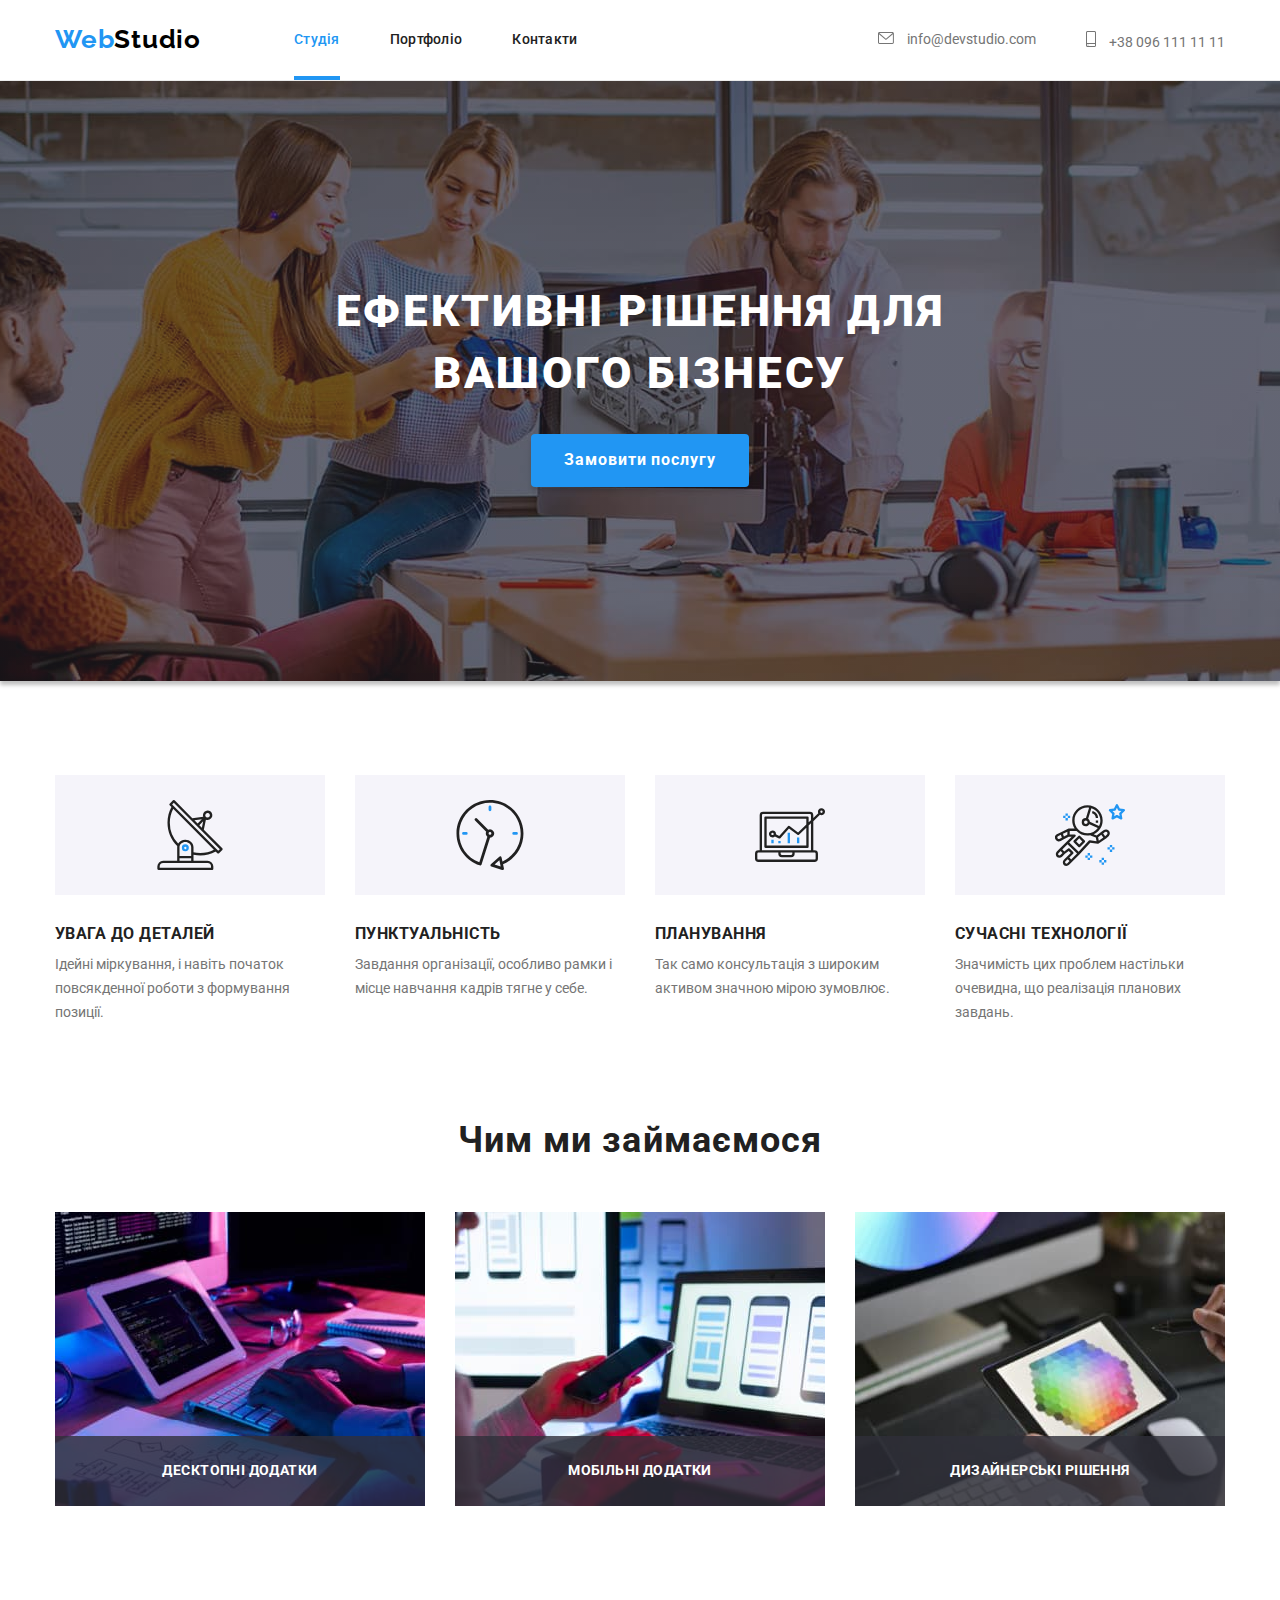
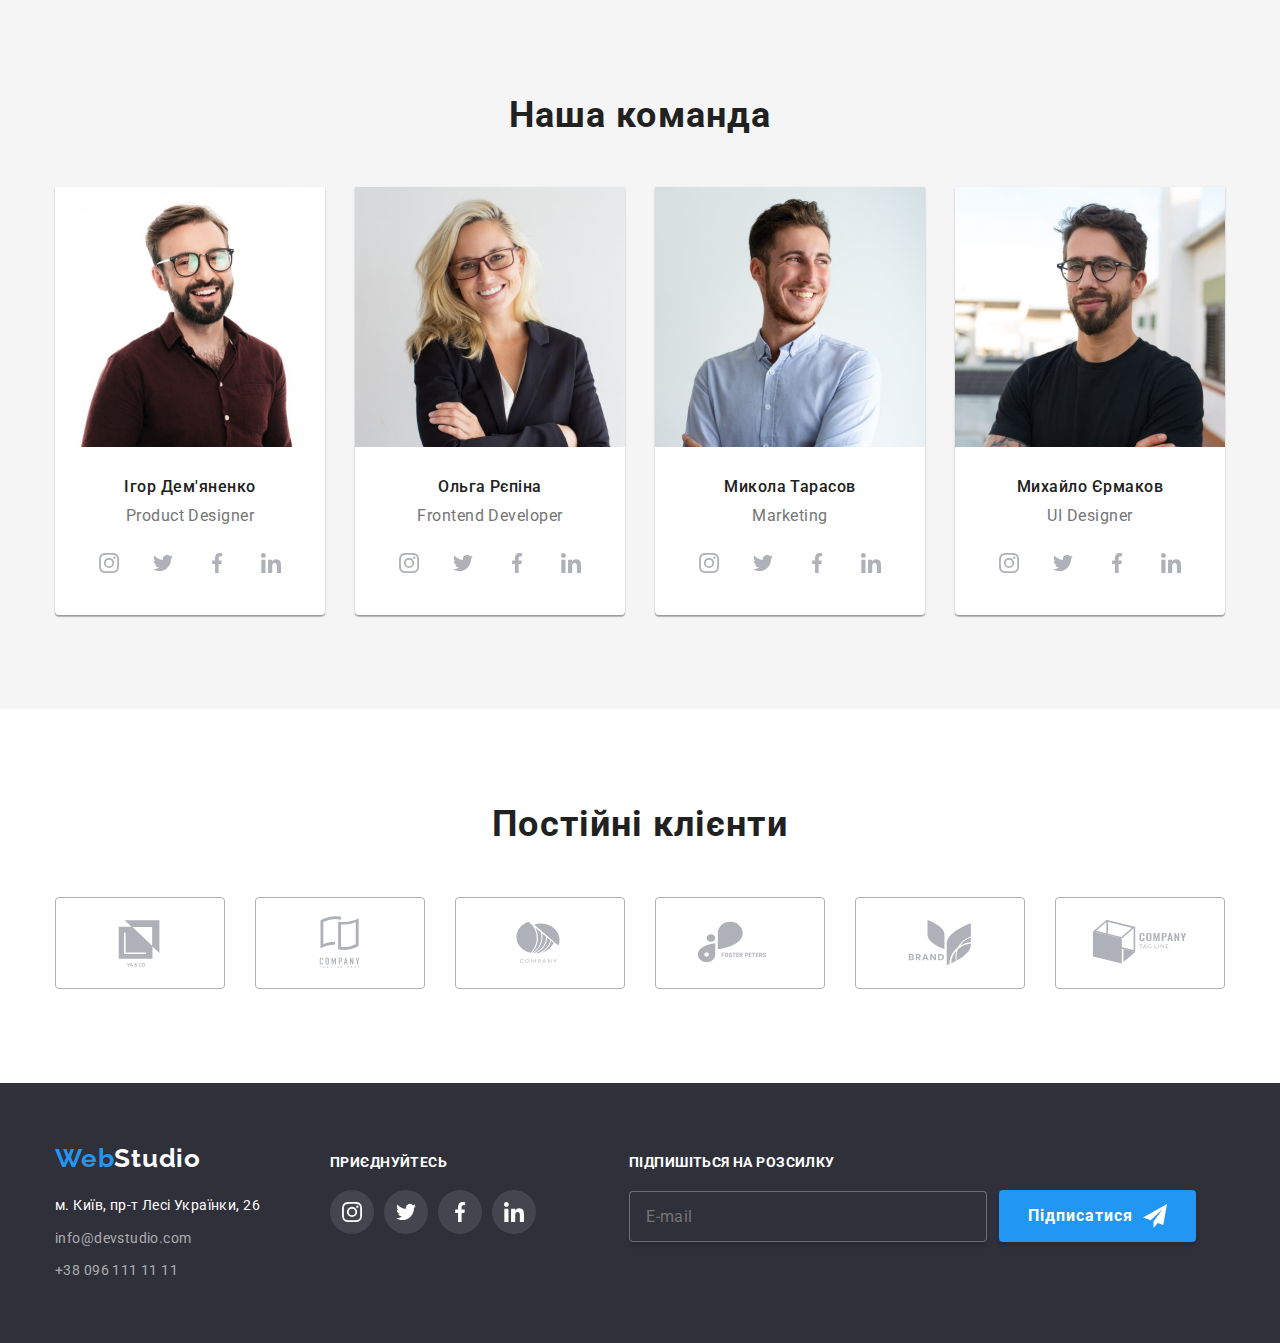
<file: index.html>
<!DOCTYPE html>
<html lang="uk">

<head>
  <meta charset="UTF-8" />
  <meta http-equiv="X-UA-Compatible" content="IE=edge" />
  <meta name="viewport" content="width=device-width, initial-scale=1.0" />
  <title>Document</title>
  <link rel="preconnect" href="https://fonts.googleapis.com" />
  <link rel="preconnect" href="https://fonts.gstatic.com" crossorigin />
  <link href="https://fonts.googleapis.com/css2?family=Raleway:wght@700&family=Roboto:wght@400;500;700;900&display=swap"
    rel="stylesheet" />
  <link rel="stylesheet"
    href="https://cdnjs.cloudflare.com/ajax/libs/modern-normalize/1.1.0/modern-normalize.min.css" />
  <link rel="stylesheet" href="./css/main.min.css" />
</head>

<body>
  <header class="header">
    <div class="container header__container">
      <nav class="nav-menu">
        <a class="nav-menu__logo" href="./index.html"><span class="nav-menu__logo--accent">Web</span>Studio</a>
        <ul class="nav-menu__list">
          <li class="nav-menu__item">
            <a class="nav-menu__link nav-menu__link--current" href="">Студія</a>
          </li>
          <li class="nav-menu__item">
            <a class="nav-menu__link" href="./portfolio.html">Портфоліо</a>
          </li>
          <li class="nav-menu__item">
            <a class="nav-menu__link" href="">Контакти</a>
          </li>
        </ul>
      </nav>
  <ul class="header__contacts">
    <li class="contacts__item">
      <a href="mailto:info@devstudio.com" class="contacts__link">
        <svg class="contacts__icon" width="16" height="12">
          <use href="./images/icons.svg#icon-envelope"></use>
        </svg>
        info@devstudio.com
      </a>
    </li>
    <li class="contacts__item">
      <a href="tel:+380961111111" class="contacts__link">
        <svg class="contacts__icon" width="10" height="16">
          <use href="./images/icons.svg#icon-smartphone"></use>
        </svg>
        +38 096 111 11 11
      </a>
    </li>
  </ul>
  </div>
  </header>
  <main>
    <section class="hero overlay">
      <div class="container">
        <h1 class="hero__title">
          Ефективні рішення для
          вашого бізнесу
        </h1>
        <button class="hero__button" type="button" data-modal-open>Замовити послугу</button>
      </div>
    </section>
    <section class="section features">
      <div class="container">
        <h2 class="visually-hidden">Особливості роботи</h2>
        <ul class="features__list">
          <li class="features__item">
            <div class="features__container">
              <svg class="features__icon" width="70px" height="70px">
                <use href="./images/icons.svg#icon-antenna"></use>
              </svg>
            </div>
            <h3 class="features__title">УВАГА ДО ДЕТАЛЕЙ</h3>
            <p class="features__text">
              Ідейні міркування, і навіть початок повсякденної роботи з формування позиції.
            </p>
          </li>
          <li class="features__item">
            <div class="features__container">
              <svg class="features__icon" width="70px" height="70px">
                <use href="./images/icons.svg#icon-clock"></use>
              </svg>
            </div>
            <h3 class="features__title">ПУНКТУАЛЬНІСТЬ</h3>
            <p class="features__text">
              Завдання організації, особливо рамки і місце навчання кадрів тягне у себе.
            </p>
          </li>
          <li class="features__item">
            <div class="features__container">
              <svg class="features__icon" width="70px" height="70px">
                <use href="./images/icons.svg#icon-diagram"></use>
              </svg>
            </div>
            <h3 class="features__title">ПЛАНУВАННЯ</h3>
            <p class="features__text">
              Так само консультація з широким активом значною мірою зумовлює.
            </p>
          </li>
          <li class="features__item">
            <div class="features__container">
              <svg class="features__icon" width="70px" height="70px">
                <use href="./images/icons.svg#icon-astronaut"></use>
              </svg>
            </div>
            <h3 class="features__title">СУЧАСНІ ТЕХНОЛОГІЇ</h3>
            <p class="features__text">
              Значимість цих проблем настільки очевидна, що реалізація планових завдань.
            </p>
          </li>
        </ul>
      </div>
    </section>
    <section class="section work">
      <div class="container">
        <h2 class="work__title">Чим ми займаємося</h2>
        <ul class="work__list">
          <li class="work__item">
            <img class="work__img" src="./images/box1.jpg" alt="Друкує на клавіатурі"
              width="370" />
            <div class="work__content">
              <p class="work__text">Десктопні додатки</p>
            </div>
          </li>
          <li class="work__item">
            <img class="work__img" src="./images/box2.jpg"
              alt="Тримає в руках телефон" width="370" />
            <div class="work__content">
              <p class="work__text">Мобільні додатки</p>
            </div>
          </li>
          <li class="work__item">
            <img class="work__img" src="./images/box3.jpg" alt="Тримає в руках планшет"
              width="370" />
            <div class="work__content">
              <p class="work__text">Дизайнерські рішення</p>
            </div>
          </li>
        </ul>
      </div>
    </section>
    <section class="section team">
      <div class="container">
        <h2 class="team__title">Наша команда</h2>
        <ul class="team__list list">
          <li class="team__item">
            <img class="team__img" src="./images/photo1.jpg" alt="Ігор Дем'яненко" width="270" />
            <div class="team-info">
              <h3 class="team-info__name">Ігор Дем'яненко</h3>
              <p class="team-info__specialization">Product Designer</p>
              <ul class="team-info__list">
                <li class="team-info__item">
                  <a class="team-info__link" href="">
                    <svg class="team-info__icon" width="20px" height="20px">
                      <use href="./images/icons.svg#icon-instagram"></use>
                    </svg>
                  </a>
                </li>
                <li class="team-info__item">
                  <a class="team-info__link" href="">
                    <svg class="team-info__icon" width="20px" height="20px">
                      <use href="./images/icons.svg#icon-twitter"></use>
                    </svg>
                  </a>
                </li>
                <li class="team-info__item">
                  <a class="team-info__link" href="">
                    <svg class="team-info__icon" width="20px" height="20px">
                      <use href="./images/icons.svg#icon-facebook"></use>
                    </svg>
                  </a>
                </li>
                <li class="team-info__item">
                  <a class="team-info__link" href="">
                    <svg class="team-info__icon" width="20px" height="20px">
                      <use href="./images/icons.svg#icon-linkedin"></use>
                    </svg>
                  </a>
                </li>
              </ul>
            </div>
          </li>
          <li class="team__item">
            <img class="team__img" src="./images/photo2.jpg" alt="Ольга Рєпіна" width="270" />
            <div class="team-info">
              <h3 class="team-info__name">Ольга Рєпіна</h3>
              <p class="team-info__specialization">Frontend Developer</p>
              <ul class="team-info__list">
                <li class="team-info__item">
                  <a class="team-info__link" href="">
                    <svg class="team-info__icon" width="20px" height="20px">
                      <use href="./images/icons.svg#icon-instagram"></use>
                    </svg>
                  </a>
                </li>
                <li class="team-info__item">
                  <a class="team-info__link" href="">
                    <svg class="team-info__icon" width="20px" height="20px">
                      <use href="./images/icons.svg#icon-twitter"></use>
                    </svg>
                  </a>
                </li>
                <li class="team-info__item">
                  <a class="team-info__link" href="">
                    <svg class="team-info__icon" width="20px" height="20px">
                      <use href="./images/icons.svg#icon-facebook"></use>
                    </svg>
                  </a>
                </li>
                <li class="team-info__item">
                  <a class="team-info__link" href="">
                    <svg class="team-info__icon" width="20px" height="20px">
                      <use href="./images/icons.svg#icon-linkedin"></use>
                    </svg>
                  </a>
                </li>
              </ul>
            </div>
          </li>
          <li class="team__item">
            <img class="team__img" src="./images/photo3.jpg" alt="Микола Тарасов" width="270" />
            <div class="team-info">
              <h3 class="team-info__name">Микола Тарасов</h3>
              <p class="team-info__specialization">Marketing</p>
              <ul class="team-info__list">
                <li class="team-info__item">
                  <a class="team-info__link" href="">
                    <svg class="team-info__icon" width="20px" height="20px">
                      <use href="./images/icons.svg#icon-instagram"></use>
                    </svg>
                  </a>
                </li>
                <li class="team-info__item">
                  <a class="team-info__link" href="">
                    <svg class="team-info__icon" width="20px" height="20px">
                      <use href="./images/icons.svg#icon-twitter"></use>
                    </svg>
                  </a>
                </li>
                <li class="team-info__item">
                  <a class="team-info__link" href="">
                    <svg class="team-info__icon" width="20px" height="20px">
                      <use href="./images/icons.svg#icon-facebook"></use>
                    </svg>
                  </a>
                </li>
                <li class="team-info__item">
                  <a class="team-info__link" href="">
                    <svg class="team-info__icon" width="20px" height="20px">
                      <use href="./images/icons.svg#icon-linkedin"></use>
                    </svg>
                  </a>
                </li>
              </ul>
            </div>
          </li>
          <li class="team__item">
            <img class="team__img" src="./images/photo4.jpg" alt="Михайло Єрмаков" width="270" />
            <div class="team-info">
              <h3 class="team-info__name">Михайло Єрмаков</h3>
              <p class="team-info__specialization">UI Designer</p>
              <ul class="team-info__list">
                <li class="team-info__item">
                  <a class="team-info__link" href="">
                    <svg class="team-info__icon" width="20px" height="20px">
                      <use href="./images/icons.svg#icon-instagram"></use>
                    </svg>
                  </a>
                </li>
                <li class="team-info__item">
                  <a class="team-info__link" href="">
                    <svg class="team-info__icon" width="20px" height="20px">
                      <use href="./images/icons.svg#icon-twitter"></use>
                    </svg>
                  </a>
                </li>
                <li class="team-info__item">
                  <a class="team-info__link" href="">
                    <svg class="team-info__icon" width="20px" height="20px">
                      <use href="./images/icons.svg#icon-facebook"></use>
                    </svg>
                  </a>
                </li>
                <li class="team-info__item">
                  <a class="team-info__link" href="">
                    <svg class="team-info__icon" width="20px" height="20px">
                      <use href="./images/icons.svg#icon-linkedin"></use>
                    </svg>
                  </a>
                </li>
              </ul>
            </div>
          </li>
        </ul>
      </div>
    </section>
    <section class="section clients">
      <div class="container">
        <h2 class="clients__title">Постійні клієнти</h2>
        <ul class="clients__list">
          <li class="clients__item">
            <a class="clients__link" href="">
              <svg class="clients__icon" width="106px" height="60px">
                <use href="./images/icons.svg#icon-client1"></use>
              </svg>
            </a>
          </li>
          <li class="clients__item">
            <a class="clients__link" href="">
              <svg class="clients__icon" width="106px" height="60px">
                <use href="./images/icons.svg#icon-client2"></use>
              </svg>
            </a>
          </li>
          <li class="clients__item">
            <a class="clients__link" href="">
              <svg class="clients__icon" width="106px" height="60px">
                <use href="./images/icons.svg#icon-client3"></use>
              </svg>
            </a>
          </li>
          <li class="clients__item">
            <a class="clients__link" href="">
              <svg class="clients__icon" width="106px" height="60px">
                <use href="./images/icons.svg#icon-client4"></use>
              </svg>
            </a>
          </li>
          <li class="clients__item">
            <a class="clients__link" href="">
              <svg class="clients__icon" width="106px" height="60px">
                <use href="./images/icons.svg#icon-client5"></use>
              </svg>
            </a>
          </li>
          <li class="clients__item">
            <a class="clients__link" href="">
              <svg class="clients__icon" width="106px" height="60px">
                <use href="./images/icons.svg#icon-client6"></use>
              </svg>
            </a>
          </li>
        </ul>
      </div>
    </section>
  </main>
  <footer class="page-footer">
    <div class="container footer">
      <div class="footer__contacts">
        <a class="footer__logo" href="./index.html">Web<span class="footer__logo--accent">Studio</span></a>
        <address>
          <ul class="address">
            <li class="address__item">
              <a class="address__link address__link--difference" href="https://goo.gl/maps/CPtrU1FHBa2aNyZL9"
                target="_blank" rel="noopener noreferrer">м. Київ, пр-т Лесі Українки, 26</a>
            </li>
            <li class="address__item">
              <a class="address__link" href="mailto:info@devstudio.com">info@devstudio.com</a>
            </li>
            <li class="address__item">
              <a class="address__link" href="tel:+380961111111">+38 096 111 11 11</a>
            </li>
          </ul>
        </address>
      </div>
      <div class="social">
        <p class="social__title">приєднуйтесь</p>
        <ul class="social__list">
          <li class="social__item">
            <a class="social__link" href="">
              <svg class="social__icon" width="20px" height="20px">
                <use href="./images/icons.svg#icon-instagram"></use>
              </svg>
            </a>
          </li>
          <li class="social__item">
            <a class="social__link" href="">
              <svg class="social__icon" width="20px" height="20px">
                <use href="./images/icons.svg#icon-twitter"></use>
              </svg>
            </a>
          </li>
          <li class="social__item">
            <a class="social__link" href="">
              <svg class="social__icon" width="20px" height="20px">
                <use href="./images/icons.svg#icon-facebook"></use>
              </svg>
            </a>
          </li>
          <li class="social__item">
            <a class="social__link" href="">
              <svg class="social__icon" width="20px" height="20px">
                <use href="./images/icons.svg#icon-linkedin"></use>
              </svg>
            </a>
          </li>
        </ul>
      </div>
      <div class="join">
        <p class="join__title">Підпишіться на розсилку</p>
        <form class="join__form">
          <label class="join__label">
            <input type="email" name="mail" class="join__input" placeholder="E-mail">
          </label>
          <div class="send-button">
            <button type="submit" class="send-button__button">Підписатися
              <svg class="send-button__icon" width="24" height="24">
                <use href="./images/icons.svg#icon-send"></use>
              </svg>
            </button>
          </div>
        </form>
      </div>
    </div>
  </footer>
  <div class="modal is-hidden" data-modal>
    <div class="form-modal">
      <button class="form-modal__button" type="buttom" data-modal-close>
        <svg class="form-modal__icon" width="18px" height="18px">
          <use href="./images/icons.svg#icon-close"></use>
        </svg>
      </button>
      <div class="data-form">
        <p class="data-form__title">Залиште свої дані, ми вам передзвонимо</p>
        <form class="data-form__form">
          <div class="data-form__field">
            <label for="name" class="data-form__label">Ім'я</label>
            <input type="text" class="data-form__input" name="name" id="name">
            <svg class="data-form__icon" width="18" height="18">
              <use href="./images/icons.svg#icon-person-form"></use>
            </svg>
          </div>
          <div class="data-form__field">
            <label for="phone" class="data-form__label">Телефон</label>
            <input type="tel" class="data-form__input" name="phone" id="phone">
            <svg class="data-form__icon" width="18" height="18">
              <use href="./images/icons.svg#icon-phone-form"></use>
            </svg>
          </div>
          <div class="data-form__field">
            <label for="mail" class="data-form__label">Пошта</label>
            <input type="email" class="data-form__input" name="mail" id="mail">
            <svg class="data-form__icon" width="18" height="18">
              <use href="./images/icons.svg#icon-email-form"></use>
            </svg>
          </div>
          <div class="data-form__field">
            <label for="feedback" class="data-form__label">Коментар</label>
            <textarea name="feedback" id="feedback" placeholder="Введіть текст" class="data-form__feedback"></textarea>
          </div>
          <div class="data-form__field">
            <label class="data-form__checkbox-label">
              <input type="checkbox" name="agree" class="data-form__checkbox">
              <span class="data-form__checkbox-text"></span>
              Погоджуюся з розсилкою та приймаю <a href="" class="data-form__link">Умови договору</a>
            </label>
          </div>
          <div class="data-form__button">
            <button type="submit" class="data-form__send-button">Відправити</button>
          </div>
        </form>
      </div>
    </div>
  </div>
  </div>
  </div>
  <script src="./js/modal.js"></script>
</body>
</html>
</file>
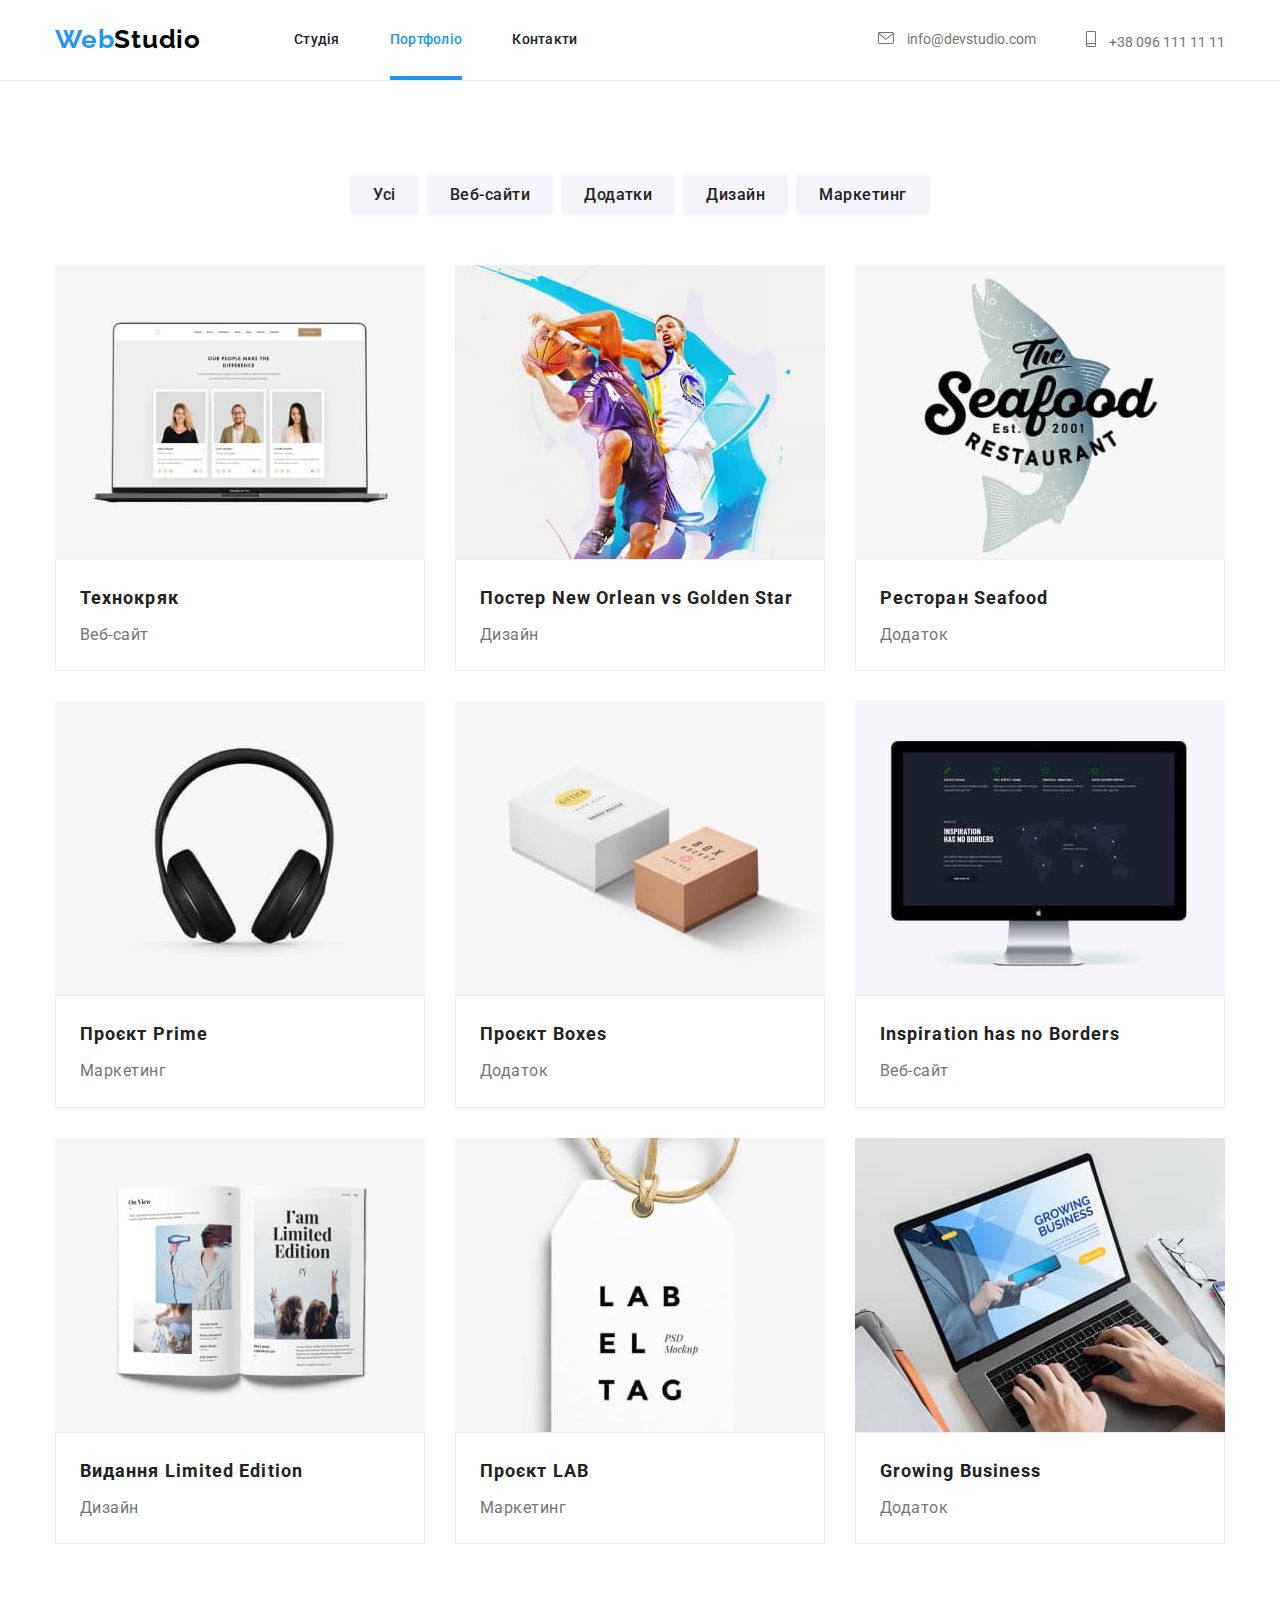
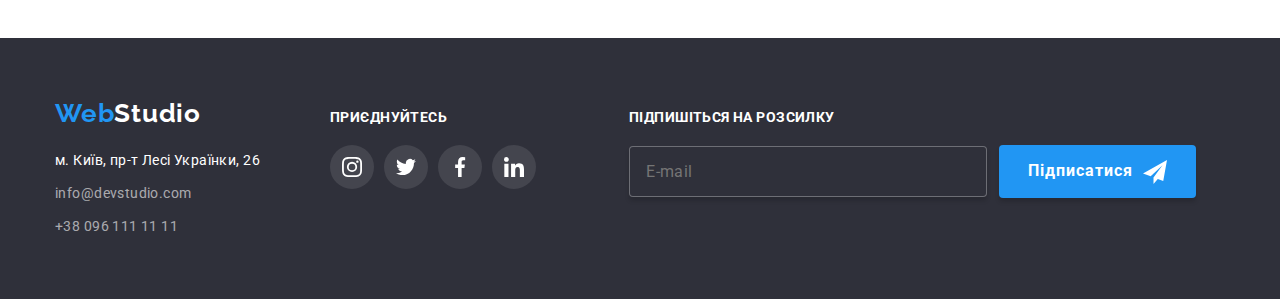
<file: portfolio.html>
<!DOCTYPE html>
<html lang="uk">

<head>
  <meta charset="UTF-8" />
  <meta http-equiv="X-UA-Compatible" content="IE=edge" />
  <meta name="viewport" content="width=device-width, initial-scale=1.0" />
  <title>Document</title>
  <link rel="preconnect" href="https://fonts.googleapis.com" />
  <link rel="preconnect" href="https://fonts.gstatic.com" crossorigin />
  <link href="https://fonts.googleapis.com/css2?family=Raleway:wght@700&family=Roboto:wght@400;500;700;900&display=swap"
    rel="stylesheet" />
  <link rel="stylesheet"
    href="https://cdnjs.cloudflare.com/ajax/libs/modern-normalize/1.1.0/modern-normalize.min.css" />
  <link rel="stylesheet" href="./css/main.min.css" />
</head>

<body>
  <header class="header">
    <div class="container header__container">
      <nav class="nav-menu">
        <a class="nav-menu__logo" href="./index.html"><span class="nav-menu__logo--accent">Web</span>Studio</a>
        <ul class="nav-menu__list">
          <li class="nav-menu__item">
            <a class="nav-menu__link" href="./index.html">Студія</a>
          </li>
          <li class="nav-menu__item">
            <a class="nav-menu__link nav-menu__link--current" href="">Портфоліо</a>
          </li>
          <li class="nav-menu__item">
            <a class="nav-menu__link" href="">Контакти</a>
          </li>
        </ul>
      </nav>
        <ul class="header__contacts">
          <li class="contacts__item">
            <a href="mailto:info@devstudio.com" class="contacts__link">
              <svg class="contacts__icon" width="16" height="12">
                <use href="./images/icons.svg#icon-envelope"></use>
              </svg>
              info@devstudio.com
            </a>
          </li>
          <li class="contacts__item">
            <a href="tel:+380961111111" class="contacts__link">
              <svg class="contacts__icon" width="10" height="16">
                <use href="./images/icons.svg#icon-smartphone"></use>
              </svg>
              +38 096 111 11 11
            </a>
          </li>
        </ul>
        </div>
        </header>
        <main>
    <section class="section">
      <div class="container">
        <h1 class="visually-hidden">Наші роботи</h1>
        <ul class="portfolio-list">
          <li class="portfolio-list__item"><button type="button" class="portfolio-list__button">Усі</button></li>
          <li class="portfolio-list__item"><button type="button" class="portfolio-list__button">Веб-сайти</button></li>
          <li class="portfolio-list__item"><button type="button" class="portfolio-list__button">Додатки</button></li>
          <li class="portfolio-list__item"><button type="button" class="portfolio-list__button">Дизайн</button></li>
          <li class="portfolio-list__item"><button type="button" class="portfolio-list__button">Маркетинг</button></li>
        </ul>
        <ul class="example-list">
          <li class="example-list__item">
            <a href="" class="example-list__link">
              <div class="card-container">
                <img class="card-container__img" src="./images/project-1.jpg" alt="Технокряк" width="370" />
                <div class="card-container__overlay">
                  <p class="card-container__text">
                    Ресурс пропонує комплексні пропозиції з різним рівнем функціоналу та сервісів.
                    Все це дозволить відвідувачу отримати вичерпні відомості про компанію чи
                    приватну особу.
                  </p>
                </div>
              </div>
              <div class="example-list__border">
                <h2 class="example-list__title">Технокряк</h2>
                <p class="example-list__text">Веб-сайт</p>
              </div>
            </a>
          </li>
          <li class="example-list__item">
            <a href="" class="example-list__link">
              <div class="card-container">
                <img class="card-container__img" src="./images/project-2.jpg" alt="Постер"
                  width="370" />
                <div class="card-container__overlay">
                  <p class="card-container__text">
                    Ресурс пропонує комплексні пропозиції з різним рівнем функціоналу та сервісів.
                    Все це дозволить відвідувачу отримати вичерпні відомості про компанію чи
                    приватну особу.
                  </p>
                </div>
              </div>
              <div class="example-list__border">
                <h2 class="example-list__title">Постер New Orlean vs Golden Star</h2>
                <p class="example-list__text">Дизайн</p>
              </div>
            </a>
          </li>
          <li class="example-list__item">
            <a href="" class="example-list__link">
              <div class="card-container">
                <img class="card-container__img" src="./images/project-3.jpg" alt="Ресторан" width="370" />
                <div class="card-container__overlay">
                  <p class="card-container__text">
                    Ресурс пропонує комплексні пропозиції з різним рівнем функціоналу та сервісів.
                    Все це дозволить відвідувачу отримати вичерпні відомості про компанію чи
                    приватну особу.
                  </p>
                </div>
              </div>
              <div class="example-list__border">
                <h2 class="example-list__title">Ресторан Seafood</h2>
                <p class="example-list__text">Додаток</p>
              </div>
            </a>
          </li>
          <li class="example-list__item">
            <a href="" class="example-list__link">
              <div class="card-container">
                <img class="card-container__img" src="./images/project-4.jpg" alt="Проєкт" width="370" />
                <div class="card-container__overlay">
                  <p class="card-container__text">
                    Ресурс пропонує комплексні пропозиції з різним рівнем функціоналу та сервісів.
                    Все це дозволить відвідувачу отримати вичерпні відомості про компанію чи
                    приватну особу.
                  </p>
                </div>
              </div>
              <div class="example-list__border">
                <h2 class="example-list__title">Проєкт Prime</h2>
                <p class="example-list__text">Маркетинг</p>
              </div>
            </a>
          </li>
          <li class="example-list__item">
            <a href="" class="example-list__link">
              <div class="card-container">
                <img class="card-container__img" src="./images/project-5.jpg" alt="Проєкт Boxes" width="370" />
                <div class="card-container__overlay">
                  <p class="card-container__text">
                    Ресурс пропонує комплексні пропозиції з різним рівнем функціоналу та сервісів.
                    Все це дозволить відвідувачу отримати вичерпні відомості про компанію чи
                    приватну особу.
                  </p>
                </div>
              </div>
              <div class="example-list__border">
                <h2 class="example-list__title">Проєкт Boxes</h2>
                <p class="example-list__text">Додаток</p>
              </div>
            </a>
          </li>
          <li class="example-list__item">
            <a href="" class="example-list__link">
              <div class="card-container">
                <img class="card-container__img" src="./images/project-6.jpg" alt="Inspiration has no Borders"
                  width="370" />
                <div class="card-container__overlay">
                  <p class="card-container__text">
                    Ресурс пропонує комплексні пропозиції з різним рівнем функціоналу та сервісів.
                    Все це дозволить відвідувачу отримати вичерпні відомості про компанію чи
                    приватну особу.
                  </p>
                </div>
              </div>
              <div class="example-list__border">
                <h2 class="example-list__title">Inspiration has no Borders</h2>
                <p class="example-list__text">Веб-сайт</p>
              </div>
            </a>
          </li>
          <li class="example-list__item">
            <a href="" class="example-list__link">
              <div class="card-container">
                <img class="card-container__img" src="./images/project-7.jpg" alt="Видання Limited Edition"
                  width="370" />
                <div class="card-container__overlay">
                  <p class="card-container__text">
                    Ресурс пропонує комплексні пропозиції з різним рівнем функціоналу та сервісів.
                    Все це дозволить відвідувачу отримати вичерпні відомості про компанію чи
                    приватну особу.
                  </p>
                </div>
              </div>
              <div class="example-list__border">
                <h2 class="example-list__title">Видання Limited Edition</h2>
                <p class="example-list__text">Дизайн</p>
              </div>
            </a>
          </li>
          <li class="example-list__item">
            <a href="" class="example-list__link">
              <div class="card-container">
                <img class="card-container__img" src="./images/project-8.jpg" alt="Проєкт LAB" width="370" />
                <div class="card-container__overlay">
                  <p class="card-container__text">
                    Ресурс пропонує комплексні пропозиції з різним рівнем функціоналу та сервісів.
                    Все це дозволить відвідувачу отримати вичерпні відомості про компанію чи
                    приватну особу.
                  </p>
                </div>
              </div>
              <div class="example-list__border">
                <h2 class="example-list__title">Проєкт LAB</h2>
                <p class="example-list__text">Маркетинг</p>
              </div>
            </a>
          </li>
          <li class="example-list__item">
            <a href="" class="example-list__link">
              <div class="card-container">
                <img class="card-container__img" src="./images/project-9.jpg" alt="Growing Business" width="370" />
                <div class="card-container__overlay">
                  <p class="card-container__text">
                    Ресурс пропонує комплексні пропозиції з різним рівнем функціоналу та сервісів.
                    Все це дозволить відвідувачу отримати вичерпні відомості про компанію чи
                    приватну особу.
                  </p>
                </div>
              </div>
              <div class="example-list__border">
                <h2 class="example-list__title">Growing Business</h2>
                <p class="example-list__text">Додаток</p>
              </div>
            </a>
          </li>
        </ul>
      </div>
    </section>
  </main>
  <footer class="page-footer">
    <div class="container footer">
      <div class="footer__contacts">
        <a class="footer__logo" href="./index.html">Web<span class="footer__logo--accent">Studio</span></a>
        <address>
          <ul class="address">
            <li class="address__item">
              <a class="address__link address__link--difference" href="https://goo.gl/maps/CPtrU1FHBa2aNyZL9"
                target="_blank" rel="noopener noreferrer">м. Київ, пр-т Лесі Українки, 26</a>
            </li>
            <li class="address__item">
              <a class="address__link" href="mailto:info@devstudio.com">info@devstudio.com</a>
            </li>
            <li class="address__item">
              <a class="address__link" href="tel:+380961111111">+38 096 111 11 11</a>
            </li>
          </ul>
        </address>
      </div>
      <div class="social">
        <p class="social__title">приєднуйтесь</p>
        <ul class="social__list">
          <li class="social__item">
            <a class="social__link" href="">
              <svg class="social__icon" width="20px" height="20px">
                <use href="./images/icons.svg#icon-instagram"></use>
              </svg>
            </a>
          </li>
          <li class="social__item">
            <a class="social__link" href="">
              <svg class="social__icon" width="20px" height="20px">
                <use href="./images/icons.svg#icon-twitter"></use>
              </svg>
            </a>
          </li>
          <li class="social__item">
            <a class="social__link" href="">
              <svg class="social__icon" width="20px" height="20px">
                <use href="./images/icons.svg#icon-facebook"></use>
              </svg>
            </a>
          </li>
          <li class="social__item">
            <a class="social__link" href="">
              <svg class="social__icon" width="20px" height="20px">
                <use href="./images/icons.svg#icon-linkedin"></use>
              </svg>
            </a>
          </li>
        </ul>
      </div>
      <div class="join">
        <p class="join__title">Підпишіться на розсилку</p>
        <form class="join__form">
          <label class="join__label">
            <input type="email" name="mail" class="join__input" placeholder="E-mail">
          </label>
          <div class="send-button">
            <button type="submit" class="send-button__button">Підписатися
              <svg class="send-button__icon" width="24" height="24">
                <use href="./images/icons.svg#icon-send"></use>
              </svg>
            </button>
          </div>
        </form>
      </div>
    </div>
  </footer>
</body>

</html>
</file>
<file: css/main.min.css>
.visually-hidden{position:absolute;white-space:nowrap;width:1px;height:1px;overflow:hidden;border:0;padding:0;clip:rect(0 0 0 0);clip-path:inset(50%);margin:-1px}body{font-family:"Roboto",sans-serif;font-size:14px;background-color:#fff;color:#757575}a{text-decoration:none}ul{padding:0;margin:0;list-style:none}h1,h2,h3,h4,p{padding:0;margin:0}img{display:block}.header{border-bottom:1px solid #ececec}.header__container{display:flex;justify-content:space-between;align-items:center}.container{width:1200px;padding:0 15px;margin:0 auto}.header__contacts{display:flex;gap:50px}.header__contacts{margin-left:auto}.contacts__link .contacts__link{display:flex;justify-content:center;align-items:center;padding:32px 0;font-weight:500;font-size:14px;line-height:1.14;letter-spacing:.02em;color:currentColor;text-decoration:none;transition:color 250ms cubic-bezier(0.4, 0, 0.2, 1)}.contacts__link:hover,.contacts__link:focus{color:#2196f3}.contacts__link{color:#757575}.contacts__icon{margin-right:10px;fill:currentColor}.page-footer{padding-top:60px;padding-bottom:60px;background-color:#2f303a}.footer{display:flex;align-items:baseline}.team{background-color:#f5f5f5}.team__list{display:flex;flex-wrap:wrap}.team__img{display:block;max-width:100%;height:auto}.team__item+.team__item{margin-left:30px}.team__title{margin-top:0;margin-bottom:50px;font-weight:700;font-size:36px;text-align:center;letter-spacing:.03em;color:#212121;line-height:1.2}.team__item{background-color:#fff;box-shadow:0px 1px 3px rgba(0,0,0,.12),0px 1px 1px rgba(0,0,0,.14),0px 2px 1px rgba(0,0,0,.2);border-radius:0px 0px 4px 4px}.team-info{padding:30px 0}.team-info__name{margin-bottom:10px;margin-top:0;font-weight:500;font-size:16px;text-align:center;letter-spacing:.03em;color:#212121;line-height:1.2}.team-info__specialization{margin-top:0;margin-bottom:16px;font-size:16px;text-align:center;letter-spacing:.03em;line-height:1.2}.team-info__list{display:flex;flex-wrap:wrap;padding:0px 32px}.team-info__link{display:inline-flex;width:44px;height:44px;align-items:center;justify-content:center;color:#afb1b8;border:none;border-radius:50%;transition:color 250ms cubic-bezier(0.4, 0, 0.2, 1),background-color 250ms cubic-bezier(0.4, 0, 0.2, 1)}.team-info__link:hover,.team-info__link:focus{border:none;border-radius:50%;background-color:#2196f3;color:#fff}.team-info__item:not(:last-child){margin-right:10px}.team-info__icon{fill:currentColor}.section{padding-top:94px;padding-bottom:94px}.features__list{display:flex;flex-wrap:wrap}.features__item{width:270px}.features__item+.features__item{margin-left:30px}.features__title{font-weight:700;letter-spacing:.03em;text-transform:uppercase;color:#212121;line-height:1.1;margin-top:0;margin-bottom:10px}.features__text{line-height:1.7}.features__container{display:inline-flex;align-items:center;justify-content:center;width:270px;height:120px;background-color:#f5f4fa;margin:0;margin-bottom:30px}.work{padding-top:0}.work__list{display:flex;flex-wrap:wrap}.work__img{display:block;max-width:100%;height:auto}.work__title{margin-top:0;margin-bottom:50px;font-weight:700;font-size:36px;text-align:center;letter-spacing:.03em;color:#212121;line-height:1.2}.work__item{position:relative}.work__content{position:absolute;z-index:1;display:inline-flex;width:100%;min-height:70px;left:0;bottom:0;background-color:rgba(47,48,58,.8);justify-content:center;align-items:center}.work__text{padding:0;margin:0;font-weight:700;line-height:1.1;letter-spacing:.03em;text-transform:uppercase;color:#fff}.work__item+.work__item{margin-left:30px}.social{margin-left:70px}.social__title{margin-bottom:20px;font-weight:700;line-height:1.1;letter-spacing:.03em;text-transform:uppercase;color:#fff}.social__list{display:flex;flex-wrap:wrap}.social__link{display:inline-flex;width:44px;height:44px;align-items:center;justify-content:center;color:#fff;border:none;border-radius:50%;background-color:rgba(255,255,255,.1);transition:color 250ms cubic-bezier(0.4, 0, 0.2, 1),background-color 250ms cubic-bezier(0.4, 0, 0.2, 1)}.social__link:hover,.social__link:focus{background-color:#2196f3}.social__item:not(:last-child){margin-right:10px}.social__icon{fill:currentColor}.nav-menu{display:flex;align-items:center}.nav-menu__list{display:flex;margin-left:auto;align-items:center}.nav-menu__item+.nav-menu__item{margin-left:50px}.nav-menu__link{position:relative;display:block;padding-top:32px;padding-bottom:32px;color:#212121;font-weight:500;letter-spacing:.02em;line-height:1.1;transition:color 250ms cubic-bezier(0.4, 0, 0.2, 1)}.nav-menu__link:hover,.nav-menu__link:focus{color:#2196f3}.nav-menu__link--current{color:#2196f3}.nav-menu__link--current::after{content:"";position:absolute;left:0;bottom:0;height:4px;width:100%;background-color:#2196f3}.address__item{line-height:1.7;letter-spacing:.03em}.address__item:not(:last-child){margin-bottom:9px}.address__link{color:rgba(255,255,255,.6);font-style:normal;transition:color 250ms cubic-bezier(0.4, 0, 0.2, 1)}.address__link--difference{color:#fff;transition:color 250ms cubic-bezier(0.4, 0, 0.2, 1)}.address__link:hover,.address__link:focus{color:#2196f3}.container{margin-left:auto;margin-right:auto;max-width:1200px;padding-left:15px;padding-right:15px}.clients__title{margin-top:0;margin-bottom:50px;font-weight:700;font-size:36px;text-align:center;letter-spacing:.03em;color:#212121;line-height:1.2}.clients__list{display:flex;flex-wrap:wrap}.clients__link{display:inline-flex;width:170px;height:92px;align-items:center;justify-content:center;color:#afb1b8;border:1px solid #afb1b8;border-radius:4px;transition:color 250ms cubic-bezier(0.4, 0, 0.2, 1),border-color 250ms cubic-bezier(0.4, 0, 0.2, 1)}.clients__link:hover,.clients__link:focus{border-radius:4px;border:1px solid #2196f3;color:#2196f3}.clients__icon{fill:currentColor}.clients__item:not(:last-child){margin-right:30px}.portfolio-list{display:flex;flex-wrap:wrap;justify-content:center;gap:8px;margin-top:0;margin-bottom:50px}.portfolio-list__button{font-family:"Roboto",sans-serif;padding:6px 22px;background-color:#f5f4fa;border-radius:4px;border:1px solid rgba(0,0,0,0);font-weight:500;font-size:16px;line-height:1.6;letter-spacing:.03em;color:#212121;box-shadow:none;cursor:pointer;transition:color 250ms cubic-bezier(0.4, 0, 0.2, 1),background-color 250ms cubic-bezier(0.4, 0, 0.2, 1),box-shadow 250ms cubic-bezier(0.4, 0, 0.2, 1)}.portfolio-list__button:hover,.portfolio-list__button:focus{color:#fff;background-color:#2196f3;box-shadow:0px 3px 1px rgba(0,0,0,.1),0px 1px 2px rgba(0,0,0,.08),0px 2px 2px rgba(0,0,0,.12)}.modal{position:fixed;margin-left:auto;margin-right:auto;width:100%;height:100%;left:0;top:0;background-color:rgba(0,0,0,.2);opacity:1;transition:opacity 250ms cubic-bezier(0.4, 0, 0.2, 1);transition:visibility 250ms cubic-bezier(0.4, 0, 0.2, 1)}.modal.is-hidden{opacity:0;pointer-events:none;visibility:hidden}.modal.is-hidden .form{transform:translate(-50%, -50%) scale(1.1)}.form-modal{position:absolute;z-index:100;display:flex;justify-content:right;top:50%;left:50%;transform:translate(-50%, -50%) scale(1);min-width:528px;min-height:581px;background-color:#fff;transition:transform 250ms cubic-bezier(0.4, 0, 0.2, 1)}.form-modal__button{position:absolute;display:inline-flex;top:8px;right:8px;justify-content:center;align-items:center;width:30px;height:30px;border:1px solid rgba(0,0,0,.1);border-radius:50%;cursor:pointer;color:#000;background-color:#fff;transition:color 250ms cubic-bezier(0.4, 0, 0.2, 1)}.form-modal__button:hover,.form-modal__button:focus{color:#2196f3}.form-modal__icon{fill:currentColor}.data-form{width:448px;margin:0 auto}.data-form__title{margin:40px 0 30px 0px;font-weight:700;font-size:20px;line-height:1.2;text-align:center;letter-spacing:.03em;color:#212121}.data-form__input{padding:0;padding-left:42px;width:448px;height:40px;border:1px solid rgba(33,33,33,.2);border-radius:4px;fill:#000;outline:none;transition:border 250ms cubic-bezier(0.4, 0, 0.2, 1);transition:fill 250ms cubic-bezier(0.4, 0, 0.2, 1)}.data-form__input:focus{border-color:#2196f3}.data-form__input:focus+.data-form__icon{fill:#2196f3}.data-form__field{position:relative;margin-bottom:28px;color:#212121}.data-form__label{position:absolute;top:0;transform:translateY(-20px);margin-bottom:4px;font-family:"Roboto",sans-serif;font-size:12px;line-height:1.2;letter-spacing:.01em;color:#757575}.data-form__checkbox-label{cursor:pointer}.data-form__icon{position:absolute;left:12px;top:50%;transform:translateY(-50%);color:currentColor}.data-form__feedback{display:block;font-family:"Roboto",sans-serif;padding:12px 16px;width:100%;height:120px;resize:none;border:1px solid rgba(33,33,33,.2);border-radius:4px;outline:none;transition:border 250ms cubic-bezier(0.4, 0, 0.2, 1)}.data-form__feedback:focus{border-color:#2196f3}.data-form__checkbox{position:absolute;white-space:nowrap;width:1px;height:1px;overflow:hidden;border:0;padding:0;clip:rect(0 0 0 0);clip-path:inset(50%);margin:-1px}.data-form__checkbox-text{display:inline-block;margin-right:9px;width:16px;height:15px;border:2px solid #000;background-color:rgba(0,0,0,0);border-radius:2px;transition:border 250ms cubic-bezier(0.4, 0, 0.2, 1);transition:background-color 250ms cubic-bezier(0.4, 0, 0.2, 1)}.data-form__link{margin-left:5px;text-decoration:underline;color:#2196f3}.data-form__checkbox:checked+.data-form__checkbox-text{background-image:url(../images/check.svg);border:2px solid #2196f3;background-color:#2196f3;background-size:contain;background-origin:border-box;border-radius:2px}.data-form__checkbox-label{display:flex;align-items:center;justify-content:center}.data-form__button{text-align:center}.data-form__send-button{letter-spacing:.06em;min-width:200px;padding:10px 52px;background-color:#2196f3;box-shadow:0px 4px 4px rgba(0,0,0,.15);border-radius:4px;border:1px solid rgba(0,0,0,0);color:#fff;font-size:16px;line-height:1.9;font-weight:700;cursor:pointer;transition:background-color 250ms cubic-bezier(0.4, 0, 0.2, 1)}.data-form__send-button:hover,.data-form__send-button:focus{background-color:#188ce8}.hero{padding-top:200px;padding-bottom:200px;background-color:#c4c4c4;text-align:center;box-shadow:0px 4px 4px rgba(0,0,0,.25)}.overlay{max-width:1600px;height:600px;margin-left:auto;margin-right:auto;background-image:linear-gradient(to right, rgba(47, 48, 58, 0.4) 0%, rgba(47, 48, 58, 0.4) 100%),url("../images/img-hero.jpg");background-position:center}.hero__title{margin:0 auto;margin-bottom:30px;font-weight:900;font-size:44px;line-height:1.4;letter-spacing:.06em;text-transform:uppercase;color:#fff;max-width:696px}.hero__button{align-items:center;text-align:center;letter-spacing:.06em;padding:10px 32px;background-color:#2196f3;box-shadow:0px 4px 4px rgba(0,0,0,.15);border-radius:4px;border:1px solid rgba(0,0,0,0);color:#fff;font-size:16px;line-height:1.9;font-weight:700;font-family:"Roboto",sans-serif;transition:background-color 250ms cubic-bezier(0.4, 0, 0.2, 1)}.hero__button:hover,.hero__button:focus{background-color:#188ce8}.example-list{display:flex;flex-wrap:wrap}.example-list__item{margin-right:30px;margin-bottom:30px}.example-list__item:nth-child(3n){margin-right:0}.example-list__item:nth-last-child(-n+3){margin-bottom:0}.example-list__border{border:1px solid #eee;padding:20px 24px}.example-list__title{margin-top:0px;margin-bottom:4px;font-weight:700;font-size:18px;line-height:2;letter-spacing:.06em;color:#212121}.example-list__text{margin-top:0;margin-bottom:0px;font-size:16px;line-height:1.9;letter-spacing:.03em;color:#757575}.example-list__link{display:block;box-shadow:none;transition:box-shadow 250ms cubic-bezier(0.4, 0, 0.2, 1)}.example-list__link:hover,.example-list__link:focus{box-shadow:0px 4px 4px rgba(0,0,0,.25)}.card-container{position:relative;overflow:hidden}.card-container__overlay{position:absolute;top:0;left:0;width:100%;height:100%;background-color:rgba(33,150,243,.9);display:inline-flex;justify-content:center;align-items:center;box-shadow:none;transform:translateY(100%);transition:transform 250ms cubic-bezier(0.4, 0, 0.2, 1)}.example-list__link:hover .card-container__overlay,.example-list__link:focus .card-container__overlay{transform:translateY(0)}.card-container__text{padding:0 24px;font-weight:400;font-size:18px;line-height:1.6;letter-spacing:.03em;color:#fff}.join{margin-left:93px}.join__title{margin-bottom:20px;font-weight:700;line-height:1.1;letter-spacing:.03em;text-transform:uppercase;color:#fff}.send-button{display:flex;margin-left:12px}.join__form{display:flex;align-items:center;justify-content:center}.send-button__button{display:inline-flex;padding:10px 28px;align-items:center;justify-content:center;font-family:"Roboto",sans-serif;background-color:#2196f3;color:#fff;box-shadow:0px 4px 4px rgba(0,0,0,.15);border-radius:4px;border:1px solid rgba(0,0,0,0);font-weight:700;font-size:16px;line-height:1.9;letter-spacing:.06em;transition:background-color 250ms cubic-bezier(0.4, 0, 0.2, 1)}.send-button__button:hover,.send-button__button:focus{background-color:#188ce8}.send-button__icon{margin-left:10px}.join__input{display:inline-block;font-family:"Roboto",sans-serif;width:358px;padding:15px 16px;border:1px solid rgba(255,255,255,.3);box-shadow:0px 4px 4px rgba(0,0,0,.15);border-radius:4px;outline:none;font-size:16px;line-height:1.3px;letter-spacing:.03em;color:rgba(255,255,255,.6);background-color:#2f303a;transition:border 250ms cubic-bezier(0.4, 0, 0.2, 1);transition:color 250ms cubic-bezier(0.4, 0, 0.2, 1)}.join__input:focus{border:1px solid #2196f3;border-radius:4px;color:#fff}.nav-menu__logo{display:block;padding-top:24px;padding-bottom:25px;margin-right:93px;font-weight:700;font-size:26px;letter-spacing:.03em;color:#000;font-family:"Raleway",sans-serif;line-height:1.2}.nav-menu__logo--accent{color:#2196f3}.footer__logo{display:block;margin-top:0;margin-bottom:20px;margin-right:0;padding:0;font-weight:700;font-size:26px;letter-spacing:.03em;color:#2196f3;font-family:"Raleway",sans-serif;line-height:1.2}.footer__logo--accent{color:#fff}/*# sourceMappingURL=main.min.css.map */
</file>
